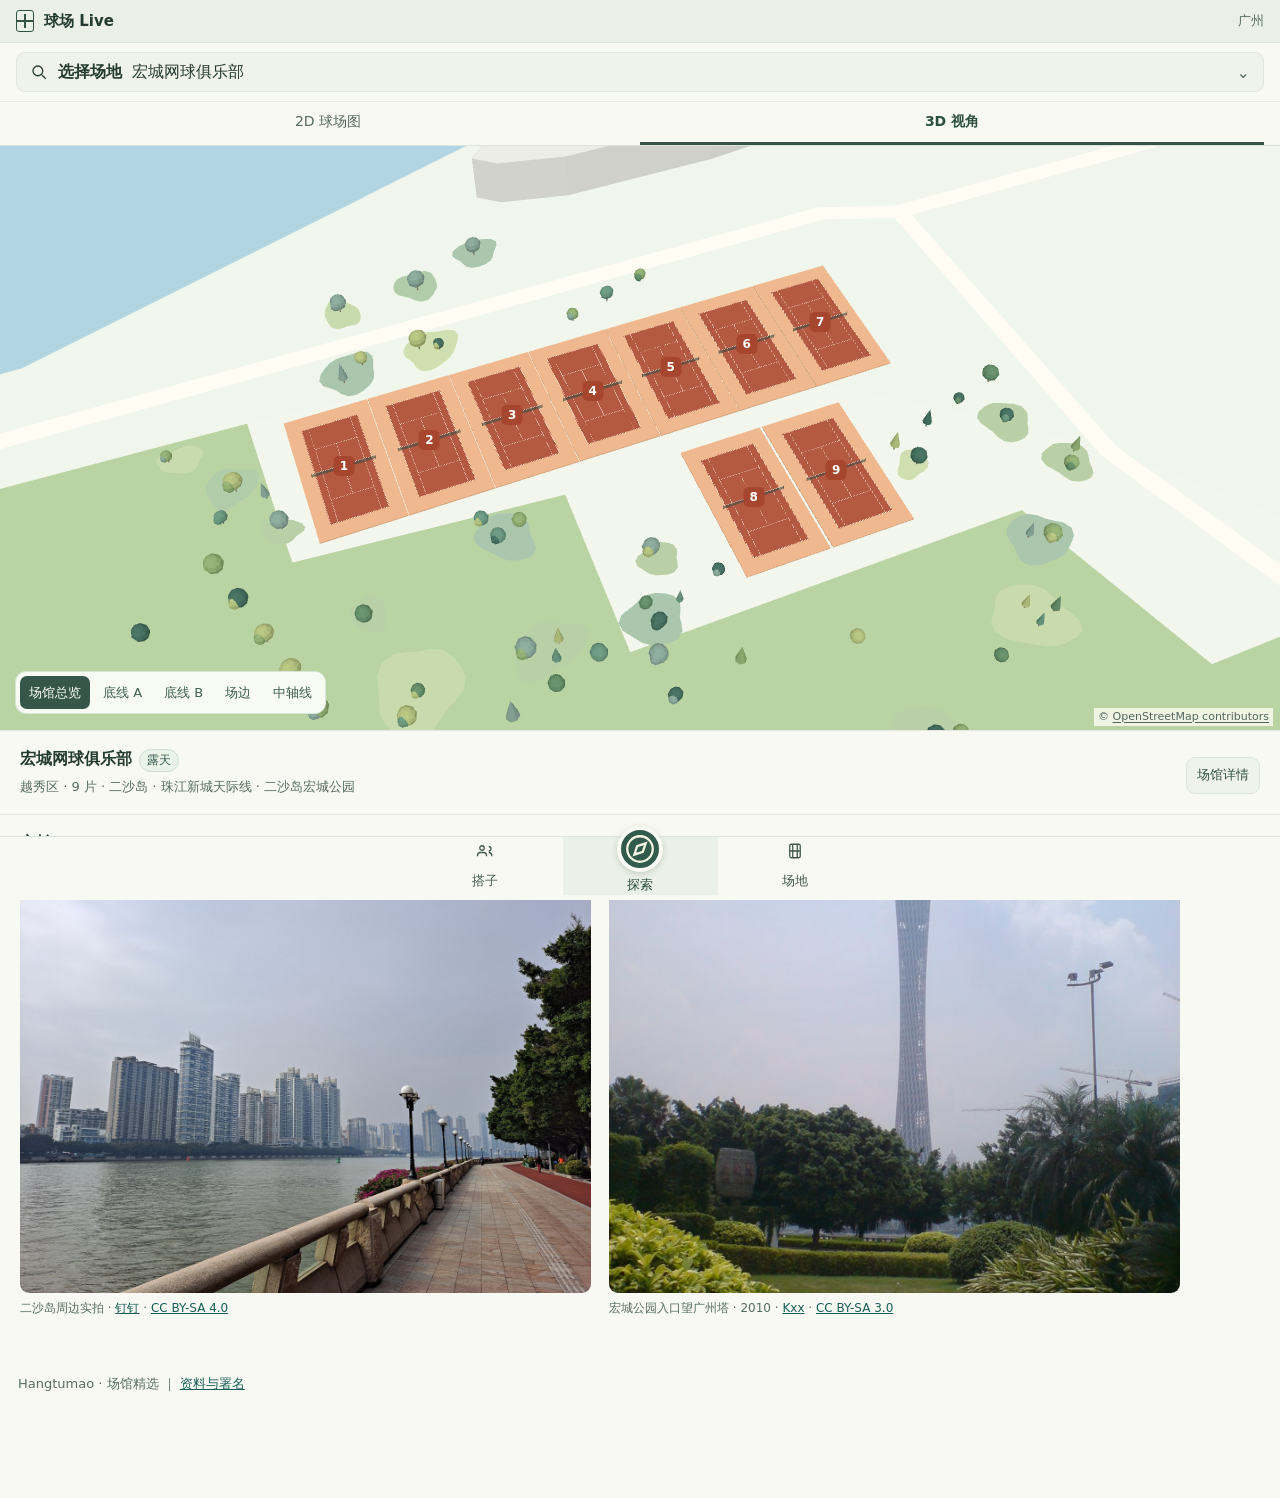
<file: court-view-gz/index.html>
<!doctype html><html lang="zh-CN"><head><meta charset="utf-8"><meta name="viewport" content="width=device-width,initial-scale=1,viewport-fit=cover"><meta name="description" content="在出发前，看看广州的网球场。"><title>球场 Live｜广州</title><meta name="application-name" content="球场 Live"><meta name="apple-mobile-web-app-title" content="球场 Live"><style>
:root{font-family:system-ui,-apple-system,"PingFang SC",sans-serif;color:#173331;background:#f2f5f0;--green:#174e49;--accent:#236d68;--line:#d3e1da;--muted:#526e69}*{box-sizing:border-box}body{margin:0}button,input,select{font:inherit;color:inherit}button,select{cursor:pointer}button:focus-visible,input:focus-visible,select:focus-visible,a:focus-visible,svg [tabindex]:focus-visible{outline:3px solid #d59425;outline-offset:2px}h1,h2,p{margin:0}a{color:#185e57}header{background:#fff;border-bottom:1px solid var(--line)}.top{max-width:1190px;margin:auto;padding:14px 18px;display:flex;justify-content:space-between;align-items:center;gap:10px}.brand{display:flex;align-items:center;gap:10px;font-weight:760}.glyph{width:27px;height:31px;border:2px solid var(--green);border-radius:3px;background:linear-gradient(var(--green),var(--green)) center/100% 2px no-repeat,linear-gradient(var(--green),var(--green)) center/2px 70% no-repeat}.label{font-size:12px;font-weight:700;background:#e4eee6;padding:4px 8px;border-radius:999px;white-space:nowrap}main{max-width:1190px;margin:auto;padding:24px 18px 32px}.intro{margin-bottom:16px;display:flex;align-items:end;justify-content:space-between;gap:10px}h1{font-size:clamp(27px,4.4vw,43px);letter-spacing:-.035em}.muted,.intro p{color:var(--muted);font-size:14px;line-height:1.55}h2{font-size:20px;line-height:1.25}.layout{display:grid;grid-template-columns:minmax(0,1fr) minmax(290px,35%);gap:14px;align-items:start}.card{border:1px solid var(--line);background:#fff;border-radius:17px;overflow:hidden}.maphead,.panelhead{padding:13px 14px;display:flex;align-items:center;justify-content:space-between;gap:8px;flex-wrap:wrap}.bar{display:flex;gap:6px;flex-wrap:wrap}.btn,select{border:1px solid var(--line);border-radius:9px;background:#fff;padding:8px 12px;min-height:40px}.btn:hover,.row:hover{background:#edf5ef}.active,.primary,.active:hover,.primary:hover{background:var(--green);color:#fff;border-color:var(--green)}.stage{position:relative;height:clamp(350px,56vh,640px);background:#e6f2e9;overflow:hidden}.stage svg{width:100%;height:100%;display:block;touch-action:none}.stage svg [data-id],.stage svg [data-slot],.stage svg [data-district],.stage svg [data-district-label]{cursor:pointer}.stage svg [data-district-label]:hover rect{fill:#cce8d7}.stage svg text{pointer-events:none}.stage:has(.empty:not([hidden])) svg{opacity:.21}.maptools{position:absolute;right:9px;bottom:10px;display:flex;gap:5px}.maptools .btn{min-width:40px;padding:5px 8px;box-shadow:0 2px 6px #29493815}.legend{display:flex;gap:14px;flex-wrap:wrap;padding:10px 14px;font-size:12px;color:var(--muted)}.sw{display:inline-block;width:10px;height:10px;margin-right:4px;background:#488b83;border-radius:2px}.sw.group{background:#fff;border:1px dashed #42776d}.sw.select{background:#e9af44}.body{padding:0 14px 14px}.detail{padding:13px;background:#eff6f0;border-radius:12px;margin-bottom:14px;line-height:1.6}.detail h3{font-size:16px;margin:0 0 3px}.detail p{font-size:14px;margin:3px 0}.detail a{font-size:14px}.detail .btn{margin-top:6px}.lookup{width:100%;padding:10px 12px;border:1px solid var(--line);border-radius:9px;margin-bottom:5px;background:#fcfdfb}.rows{max-height:345px;overflow:auto;margin-top:6px}.row{width:100%;border:0;border-top:1px solid #e6eee8;text-align:left;background:#fff;padding:9px 6px;line-height:1.35;display:block}.row small{display:block;color:var(--muted);font-size:12px;margin-top:3px}.row[aria-current=true]{background:#e5f2e8}.empty{position:absolute;left:50%;top:48%;transform:translate(-50%,-50%);width:min(84%,320px);background:#fff;padding:18px;border:1px solid var(--line);border-radius:12px;text-align:center;font-size:14px;line-height:1.55}.sources{padding:15px 2px;color:var(--muted);font-size:13px;line-height:1.55}.sources a{white-space:nowrap}[hidden]{display:none!important}.tick{font-size:11px;letter-spacing:.04em;font-weight:700;color:var(--accent)}.hint{font-size:12px;color:var(--muted)}.outline{vector-effect:non-scaling-stroke}.take{font-size:13px;margin-top:8px}.num{font-variant-numeric:tabular-nums}.districts{display:flex;gap:6px;overflow:auto;padding:0 9px 8px;scrollbar-width:thin}.chip{white-space:nowrap;border:1px solid #d0e1d7;border-radius:999px;background:#fff;padding:7px 11px;font-size:13px;min-height:36px}.chip[aria-pressed=true],.chip:hover{background:#d9ede1;color:#163e36}.layoutlegend{font-weight:700}.filters{display:grid;grid-template-columns:repeat(3,minmax(0,1fr));gap:6px;margin:4px 0 11px}.filters label{display:grid;gap:3px;color:var(--muted);font-size:12px}.filters select{width:100%;font-size:14px;padding-inline:5px}.sources.mini{padding:5px 0 2px;font-size:12px}.result-tag{color:#35645a}.row[aria-current=true] .result-tag{color:#214b43}.maplayers{padding:0 13px 8px;display:flex;gap:7px}.maplayers .btn{padding:3px 10px;min-height:29px;font-size:12px}.stage svg [data-venue]{cursor:pointer}.pinlabel{font-weight:700;pointer-events:none}.pinlegend{color:#174d47}
@media(max-width:730px){main{padding:16px 10px 24px}.top{padding:10px 12px}.intro{margin-bottom:11px}.layout{grid-template-columns:1fr;gap:10px}.stage{height:clamp(320px,49vh,490px)}.maphead,.panelhead{padding:9px}.maphead .btn,select{padding-inline:8px}.legend{padding:8px 9px}.rows{max-height:265px}.detail{scroll-margin-top:10px}}

:root{color:#243b30;background:#f8f9f2;--green:#315446;--line:#dce4d8;--muted:#576d60}
body{padding-bottom:65px}header{background:#eaf0e6}.top{max-width:none;padding:10px 16px}.glyph{width:18px;height:22px;border-width:1.5px}.brand{font-size:15px}.edition{color:var(--muted);font-size:13px}
main{max-width:none;padding:0}.selector{padding:9px 16px;background:#f8f9f2;border-bottom:1px solid #e5e9df}.choose{width:100%;min-height:40px;display:flex;gap:10px;align-items:center;text-align:left;background:#f0f3ea;border:1px solid #dfe6da;border-radius:9px;padding:8px 13px}.choose strong{font-weight:620}.choose-name{overflow:hidden;text-overflow:ellipsis;white-space:nowrap}.chev{margin-left:auto;color:#566d60}
.tabs{display:flex;padding:0 16px;background:#f8f9f2;border-bottom:1px solid var(--line)}.tab{flex:1;border:0;border-bottom:3px solid transparent;background:none;color:#58695d;padding:11px 6px;font-size:14px}.tab.active{background:none;color:#2d5141;font-weight:700;border-color:#315446}
.stage{height:clamp(390px,65vh,760px);background:#eef2e9;border-bottom:1px solid #e1e7dd}.stage:has(.empty:not([hidden])) svg{opacity:0}.stage .empty{border:0;background:none;color:var(--muted);font-size:15px}.maptools{inset:17px 14px auto auto;display:grid;gap:0;border:1px solid #dbe4d8;border-radius:13px;background:#fcfdf9;overflow:hidden}.maptools .btn{border:0;background:transparent;box-shadow:none;border-radius:0;padding:0;min-width:38px;min-height:34px}.maptools .btn:hover{background:#eaf0e7}.maptools .btn+ .btn{border-top:1px solid #edf0e8}
.city-controls{position:absolute;z-index:1;left:12px;top:12px;right:65px;display:flex;gap:6px;flex-wrap:wrap}.city-controls .btn,.city-controls select{min-height:34px;padding:4px 9px;font-size:13px}
.detail{background:#f8f9f2;border-radius:0;padding:15px 20px;margin:0;display:flex;justify-content:space-between;align-items:center;gap:10px 16px;flex-wrap:wrap;border-bottom:1px solid #e4e9de}.detail h3{font-size:16px}.detail p{font-size:13px;color:var(--muted);margin:1px 0}.actions{display:flex;gap:6px;flex-wrap:wrap}.actions a,.actions button{color:#305345;background:#f0f3eb;text-decoration:none;padding:7px 10px;font-size:13px;min-height:36px}.photo{padding:18px 20px 30px}.photo h2{font-size:16px;margin-bottom:10px}.photo-grid{display:grid;grid-template-columns:repeat(auto-fit,minmax(min(100%,360px),1fr));gap:12px;max-width:1060px}.photo figure{margin:0;max-width:720px}.photo-source{display:inline-block;margin-top:12px}.photo img{display:block;width:100%;height:auto;border-radius:12px}.photo figcaption{margin-top:7px;font-size:12px;color:var(--muted)}
.dock{position:fixed;bottom:0;inset-inline:0;z-index:4;background:#f8f9f2;border-top:1px solid var(--line);display:flex;justify-content:center;padding-bottom:env(safe-area-inset-bottom)}.dock button{border:0;background:none;display:grid;gap:3px;place-items:center;min-height:56px;color:#405849;flex:0 1 155px;font-size:13px}.dock button:hover,.dock .on{background:#ebf1e6;color:#294c3e}.dock svg,.choose svg{width:18px;height:18px;flex:none}
dialog{border:1px solid var(--line);border-radius:17px;padding:0;width:min(620px,calc(100% - 28px));max-height:calc(100dvh - 32px);background:#f8f9f2;color:inherit;box-shadow:0 12px 60px #29443833}dialog::backdrop{background:#162e2561}.dialog-head{padding:14px 16px;display:flex;align-items:center;justify-content:space-between;border-bottom:1px solid var(--line)}.dialog-head h2{font-size:18px}.dialog-head button{width:40px;height:42px;border:0;border-radius:9px;font-size:23px;background:#ebf0e6}.dialog-body{padding:10px 16px 16px}.rows{max-height:min(48vh,440px);margin-top:8px}.row{padding:11px 7px;background:transparent}.row small{font-size:13px}.result-title{display:flex;align-items:start;justify-content:space-between;gap:8px}.has-plan{white-space:nowrap;background:#e8f0e4;color:#375d49;border-radius:6px;padding:2px 6px;font-size:12px}.near-plan{white-space:nowrap;color:#526b5d;padding:2px 6px;font-size:12px}.result-heading{font-size:13px;color:#567460;font-weight:680;margin:4px 0 7px;padding:5px 7px}.result-heading:not(:first-child){margin-top:14px}.tab:disabled{opacity:.54;cursor:default}.lookup{background:white}.stage svg [data-slot]:focus-visible{outline:0}.stage svg [data-slot]:focus-visible rect:first-child{stroke:#173c2d;stroke-width:3}
@media(max-width:730px){main{padding:0}.top,.selector,.tabs{padding-inline:12px}.stage{height:clamp(345px,59dvh,530px)}.detail,.photo{padding-inline:13px}.dock button{flex:1}.detail p{line-height:1.4}.maptools{right:8px;top:11px}.city-controls{top:9px;left:8px}.dialog-head{padding-inline:12px}}
.scene3d{position:absolute;inset:0;background:#e7efe7;overflow:hidden}.scene3d canvas{width:100%;height:100%;display:block;touch-action:none;cursor:grab}.scene3d canvas:active{cursor:grabbing}.camera-controls{position:absolute;z-index:2;bottom:16px;left:15px;display:flex;gap:4px;background:#f8fbf3;border:1px solid #d9e5d7;padding:4px;border-radius:11px}.camera-controls button{border:0;background:transparent;padding:6px 9px;border-radius:7px;font-size:13px;color:#3e604c;min-height:33px}.camera-controls button[aria-pressed=true]{background:#355649;color:white}.court-marker{position:absolute;transform:translate(-50%,-50%);z-index:1;pointer-events:none;display:grid;place-items:center;min-width:21px;height:20px;padding:0 3px;background:#f7fcf0e8;color:#2a5242;font-weight:700;border-radius:5px;font-size:12px}.court-marker.current{background:#2a5747;color:#fff}#city{padding:5px 10px;min-height:34px;font-size:13px;margin-bottom:5px}@media(max-width:560px){.camera-controls{left:8px;bottom:16px}.camera-controls button{padding-inline:6px;font-size:12px}}

.photo-grid{width:100%;grid-template-columns:repeat(2,minmax(0,1fr));max-width:1160px;gap:clamp(8px,1.5vw,18px)}
.photo figure{min-width:0;max-width:none}.photo-grid img{width:100%;height:auto;aspect-ratio:4/3;object-fit:cover;border-radius:9px;background:#e6ece4}
.photo-head{max-width:1160px;display:flex;align-items:center;justify-content:space-between;gap:12px;margin-bottom:12px}.photo-head h2{margin:0}.photo-album{font-size:14px;color:#35594c;text-underline-offset:3px}
.photo-enlarge{display:block}.photo-grid figcaption{line-height:1.45}.scene3d{background:#d7e9ea}



@media(max-width:560px){.photo-grid figcaption{font-size:12px}}
.search-row{display:flex;align-items:stretch;gap:8px;margin-bottom:10px}.search-row .lookup{flex:1;min-width:0;margin:0}.search-row #city{margin:0;flex:none;white-space:nowrap;border:1px solid #cfddd2;border-radius:8px;padding-inline:10px;color:#315747}.filters select:disabled{color:#758078;background:#e9eee7;border-color:#dce4dc;cursor:not-allowed;opacity:1;-webkit-text-fill-color:#758078}
.actions .book-primary{background:#315b4b;color:#fff;border-color:#315b4b}.actions .book-primary:hover{background:#254a3c}.venue-group:not(:first-child){margin-top:12px}.venue-more summary{cursor:pointer;padding:10px 8px;color:#315b4b;font-size:14px}.venue-more[open] summary{border-bottom:1px solid #e0e8df}.axis-marker{position:absolute;z-index:2;transform:translate(-50%,-105%);border:1px solid #d7e6db;background:#f7faf3ef;color:#315446;border-radius:6px;font-weight:650;font-size:12px;padding:3px 6px;pointer-events:none;white-space:nowrap}.camera-controls button[hidden],.axis-marker[hidden]{display:none}.map-credit{position:absolute;z-index:3;margin:0;bottom:4px;right:7px;padding:2px 4px;text-align:right;color:#52675d;font-size:11px;line-height:1.3;background:#f8faf1d9}.map-credit a{color:inherit;text-underline-offset:2px}
.court-types{display:flex;gap:6px;flex-wrap:wrap;margin:8px 0 10px}.court-types button,.court-type{border:1px solid #cddcd4;background:#fff;color:#335a50;border-radius:999px;padding:4px 9px;white-space:nowrap;font-size:13px;line-height:1.25}.court-types button{min-height:35px;cursor:pointer}.court-types button[aria-pressed=true]{background:#315b4b;color:#fff;border-color:#315b4b}.court-type{display:inline-flex;align-items:center;gap:4px;font-size:12px;padding:3px 7px}.court-type[data-type=indoor]{color:#334d7c;background:#e6edf9;border-color:#ced8ea}.court-type[data-type=sheltered],.court-type[data-type=bridge]{color:#725215;background:#fff3d8;border-color:#efdab6}.court-type[data-type=roof]{color:#724666;background:#f6eaf3;border-color:#ecd8e6}.court-type[data-type=outdoor]{background:#eaf3e7}.detail h3{display:inline-block;margin-right:7px}.detail .court-type{margin:0 3px 4px 0}.result-title{flex-wrap:wrap;gap:4px}.result-title strong{margin-right:auto}.photo-grid img{object-position:center}.photo-credit{font-size:12px;color:#536a61}.scene3d[data-presentation=landscape-diagram]{background:#f4f6f3}.scene3d[data-presentation=landscape-diagram] .court-marker{background:#a7462e;color:white;border-color:#fff}.court-marker[data-type=indoor]{background:#425e8a;color:#fff}.camera-controls button[hidden]{display:none}

.search-row #city,.search-row #city:hover{background:#fff;color:#315747;border-color:#cfddd2}
.city-controls .btn.active{background:#e8edec;color:#23473f;border-color:#bdcfca}
.density-legend{position:absolute;z-index:2;bottom:20px;left:12px;pointer-events:none;background:#fffdf7e8;border:1px solid #e4ded3;border-radius:8px;padding:6px 9px;font-size:12px;color:#594338}.density-legend i{display:inline-block;width:48px;height:7px;margin:0 5px;border-radius:4px;background:linear-gradient(90deg,#f3cfa3,#eb894b,#aa492f,#6b3036)}.density-legend[hidden]{display:none}
.dock #exploreTab svg{width:34px;height:34px;margin-top:-13px;background:#315b4b;color:#f7f6e6;border:4px solid #f8faf3;border-radius:50%;box-sizing:content-box;padding:2px;box-shadow:0 2px 6px #27423130}.dock #exploreTab{overflow:visible}.dock{overflow:visible}
/* Keep all three destinations reachable above mobile safe areas. */
body{padding-bottom:calc(76px + env(safe-area-inset-bottom,0px))}
.dock{bottom:0;z-index:25;display:flex;visibility:visible;padding-bottom:max(5px,env(safe-area-inset-bottom,0px))}
.dock button{min-height:58px;white-space:nowrap;touch-action:manipulation}
</style></head><body>
<header><div class="top"><div class="brand"><span class="glyph" aria-hidden="true"></span>球场 Live</div><span class="edition">广州</span></div></header>
<main>
<div class="selector"><button class="choose" id="find" aria-haspopup="dialog"><svg aria-hidden="true" viewBox="0 0 24 24" fill="none" stroke="currentColor" stroke-width="1.7"><circle cx="10.5" cy="10.5" r="6.5"/><path d="m16 16 5 5"/></svg><strong>选择场地</strong><span class="choose-name" id="venueName"></span><span class="chev" aria-hidden="true">⌄</span></button></div>
<nav class="tabs" aria-label="地图视图"><button class="tab active" id="plan" aria-pressed="true">2D 球场图</button><button class="tab" id="three" aria-pressed="false">3D 视角</button></nav>
<section class="stage" id="stage" aria-label="球场图">
<div class="city-controls" id="cityControls" style="display:none" hidden><select id="district" aria-label="行政区"><option value="">全广州</option></select><button class="btn" id="venuesLayer" aria-pressed="true">场馆</button><button class="btn" id="shapesLayer" aria-pressed="false">球场轮廓</button><button class="btn" id="densityLayer" aria-pressed="false">场馆密度</button></div>
<div class="density-legend" id="densityLegend" hidden>已收录场馆 · 少<i></i>多</div><svg id="map" role="group" aria-label="广州网球场地"></svg><p class="empty" id="empty" hidden></p><div class="maptools"><button class="btn" id="minus" aria-label="缩小">−</button><button class="btn" id="plus" aria-label="放大">＋</button><button class="btn" id="reset" aria-label="适合屏幕">⛶</button></div>
<div id="scene3d" class="scene3d" hidden><div class="camera-controls" aria-label="视角"><button data-camera="overview" aria-pressed="true">场馆总览</button><button data-camera="baselineA" aria-pressed="false">底线 A</button><button data-camera="baselineB" aria-pressed="false">底线 B</button><button data-camera="side" aria-pressed="false">场边</button><button data-camera="axis" aria-pressed="false" hidden>中轴线</button></div><p class="empty" id="threeStatus" hidden></p></div><p class="map-credit">© <a href="https://www.openstreetmap.org/copyright" target="_blank" rel="noopener">OpenStreetMap contributors</a></p>
</section>
<section id="detail" class="detail" aria-live="polite"></section>
<section id="photo" class="photo" hidden></section>
<footer class="sources" style="margin:12px 16px">Hangtumao · 场馆精选 ｜ <a href="./SOURCES.html">资料与署名</a></footer></main>
<nav class="dock" aria-label="快捷导航"><button id="buddyOpen"><svg viewBox="0 0 24 24" aria-hidden="true" fill="none" stroke="currentColor" stroke-width="1.7"><circle cx="8" cy="8" r="3"/><path d="M2 19v-1a4 4 0 0 1 4-4h4a4 4 0 0 1 4 4v1m3-13a3 3 0 0 1 0 6m0 2a4 4 0 0 1 4 4v1"/></svg>搭子</button><button id="photoTab" hidden style="display:none!important"><svg aria-hidden="true" viewBox="0 0 24 24" fill="none" stroke="currentColor" stroke-width="1.6"><rect x="3" y="6" width="18" height="14" rx="2"/><path d="M9 6l2-3h3l2 3"/><circle cx="12" cy="13" r="3"/></svg>实拍</button><button id="exploreTab" class="on"><svg aria-hidden="true" viewBox="0 0 24 24" fill="none" stroke="currentColor" stroke-width="1.6"><circle cx="12" cy="12" r="9"/><path d="m16 8-2 6-6 2 2-6z"/></svg>探索</button><button id="courtPick"><svg viewBox="0 0 24 24" aria-hidden="true" fill="none" stroke="currentColor" stroke-width="1.7"><rect x="5" y="3" width="14" height="18" rx="2"/><path d="M5 12h14M9 3v18M15 3v18"/></svg>场地</button></nav>
<dialog id="explore" aria-labelledby="pickerTitle"><div class="dialog-head"><h2 id="pickerTitle">选择场地</h2><button type="button" id="closePicker" aria-label="关闭">×</button></div><div class="dialog-body">
<div class="search-row"><input id="search" class="lookup" aria-label="搜索场馆或地址" type="search" placeholder="搜索场馆或地址" autocomplete="off"><button class="btn" id="coverageOpen" type="button">全市分布</button></div><div class="filters"><label>地区<select id="exploreRegion" disabled><option>广东省</option></select></label><label>城市<select id="exploreCity" disabled><option>广州市</option></select></label><label>行政区<select id="exploreDistrict"><option value="">全部</option></select></label></div><div class="court-types" id="courtTypes" aria-label="场地类型"></div><div id="results" class="rows"></div></div></dialog>
<script src="./city2d-data.js?v=2" defer></script><script src="./court-fit.js?v=21" defer></script><script src="./venue-context-roster.js?v=21" defer></script><script src="./venue-premium-plans.js?v=21" defer></script><script src="./venue-guide.js?v=21" defer></script><script src="./city2d.js?v=22" defer></script><script src="./buddy.js?v=2" defer></script></body></html>
</file>
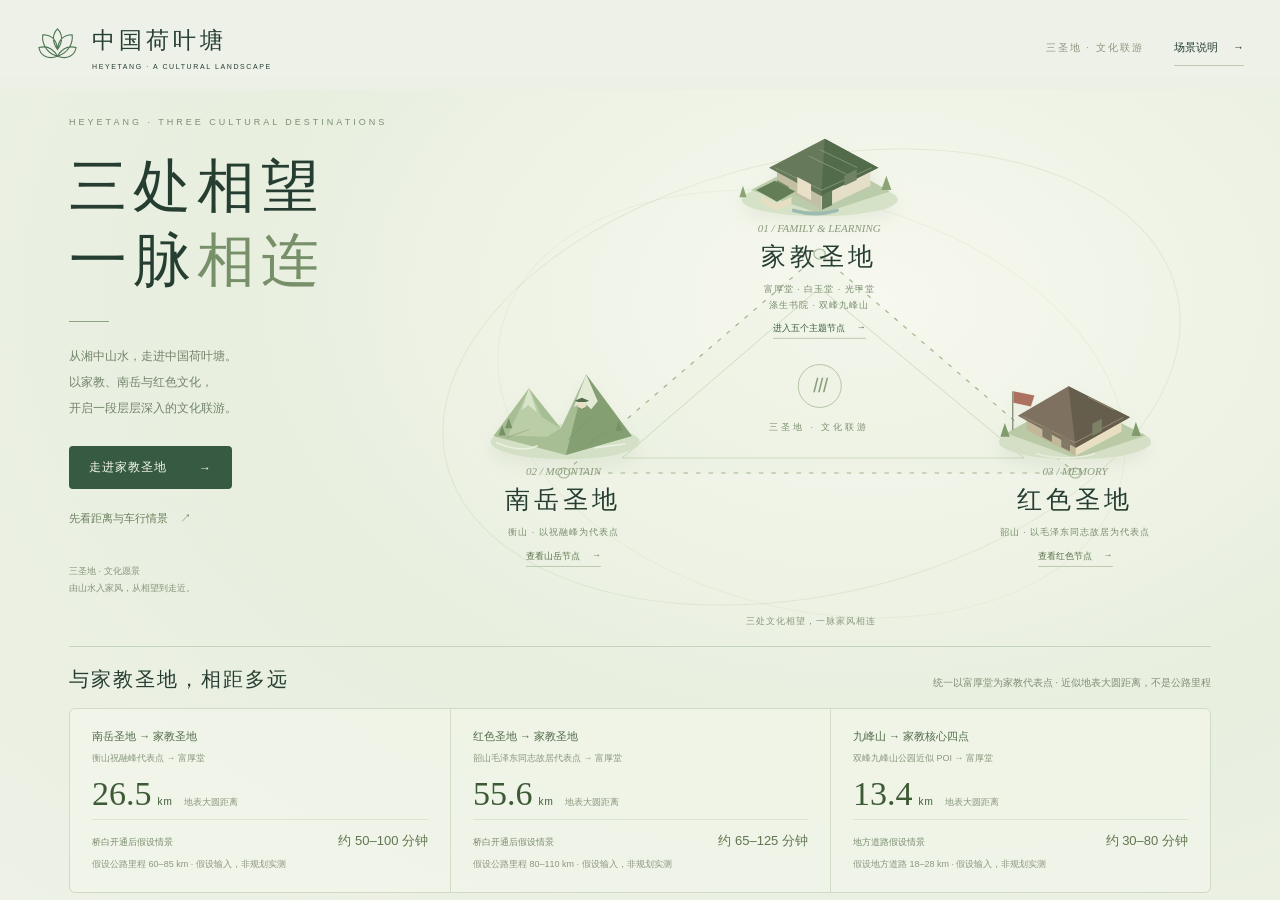
<file: heyetang/index.html>
<!doctype html><html lang="zh-CN"><head><meta charset="utf-8"><meta name="viewport" content="width=device-width,initial-scale=1,viewport-fit=cover"><meta name="theme-color" content="#e9eee3"><title>中国荷叶塘 · 三圣地文化联游</title><meta name="description" content="从家教圣地、南岳圣地与红色圣地的文化联游构想，走进中国荷叶塘四处独立三维模型与九峰山。抽象关系图，非地图或官方授牌。"><link rel="stylesheet" href="style.css"><link rel="stylesheet" href="regional-public.css"><script type="importmap">{"imports":{"three":"./vendor/build/three.module.js","three/addons/":"./vendor/addons/"}}</script></head><body class="regional-open">
<header><a href="./" class="brand"><svg viewBox="0 0 44 44" aria-hidden="true"><path d="M22 31C8 27 6 14 7 9c9 0 14 5 15 15C23 14 28 9 37 9c1 8-3 18-15 22Zm0 0C11 35 4 29 3 22c8-2 14 0 19 9Zm0 0c11 4 18-2 19-9-8-2-14 0-19 9Zm0-7C16 16 17 8 22 3c5 5 6 13 0 21Z"/></svg><span>中国荷叶塘<small>HEYETANG · A CULTURAL LANDSCAPE</small></span></a><div class="header-actions"><div class="regional-return"><button id="regional-home">← 三圣地</button><span>/</span><button id="regional-family">家教圣地</button></div><span class="edition">三圣地 · 文化联游</span><button id="about-btn">场景说明 <span>→</span></button></div></header>
<main id="cultural-experience" inert aria-hidden="true">
<div id="viewport" tabindex="0" aria-label="四节点三维场景，拖动旋转，双指缩放"><div id="canvas"></div><div id="markers"></div><div id="geo-features"></div><div id="static-map" hidden></div><div id="planning-map" hidden></div><div id="geo-attribution"></div><div id="geo-key"><span>四节点近似落位</span><span>平面影像 · 非测绘 / 非导航</span></div><div class="canvas-note"><i></i><span id="canvas-note">正在展开山水</span></div></div>
<aside class="story"><section id="intro"><p class="eyebrow">山水之间 · 文脉相连</p><h1>一方荷塘<br>四境<span>云游</span></h1><div class="hairline"></div><p class="tagline">最有文化的美丽乡村</p><p class="lead">循四处文化节点，走近故居、<br>书院与湘中乡村。</p><button id="start-tour" class="primary">开启四站导览 <span>→</span></button><div class="vision"><i>V</i><p>面向 5A 的规划愿景<small>规划愿景 · 非景区等级认证</small></p></div></section><section id="detail" hidden><button id="collapse-panel">收起介绍 ↓</button><button id="back-btn" class="back">← 回到四点总览</button><p id="detail-kicker" class="eyebrow"></p><h2 id="detail-title"></h2><p id="detail-sub" class="detail-sub"></p><a id="fuhoutang-vr" class="vr-entry" title="第三方实景全景，部分浏览器可能存在兼容性限制" href="https://www.ynmhw.com/qj/2020/1022/" target="_blank" rel="noopener noreferrer" aria-label="进入富厚堂实景VR全景，第三方网站，新窗口打开" hidden><span class="vr-icon" aria-hidden="true"><svg viewBox="0 0 48 38"><path d="M8 9h32a4 4 0 0 1 4 4v15a4 4 0 0 1-4 4H30l-6-6-6 6H8a4 4 0 0 1-4-4V13a4 4 0 0 1 4-4Z"/><circle cx="14" cy="20" r="5"/><circle cx="34" cy="20" r="5"/><path d="M14 9V5h20v4"/></svg></span><span class="vr-copy"><small>REAL PANORAMA · VR</small><strong>进入实景 VR 全景</strong><em>第三方：云南门户网 · 新窗口打开</em></span></a><div class="hairline"></div><p id="detail-body"></p><div class="evidence-tag" id="evidence-tag"></div><div class="detail-actions"><button id="enter-btn" class="primary">走近建筑 <span>→</span></button><button id="speak-btn" class="small-button">语音讲解</button></div><div id="local-views" hidden><button data-angle="front">正面</button><button data-angle="side">侧面</button><button data-angle="top">俯视</button></div><div class="tour-control"><div><span id="tour-count">01 / 04</span><span>文化联游 · 观看顺序</span></div><nav><button id="prev-btn">← 上一站</button><button id="next-btn">下一站 →</button></nav></div><button class="source-link" id="detail-source">查看资料与模型说明 →</button></section></aside>
<div class="mode-switch" role="group" aria-label="场景模式"><button id="overview-btn" hidden>地理底图</button><button id="planning-btn">交通规划</button><button id="abstract-btn" class="selected">文化组团</button><button id="local-btn" disabled>单点细看</button></div>
<div class="tools" aria-label="画面控制"><button id="home-btn" title="重置视角" aria-label="重置视角"><svg viewBox="0 0 24 24"><path d="M20 8a8 8 0 1 0 0 8M20 3v5h-5"/></svg></button><button id="top-btn" title="俯视" aria-label="俯视"><svg viewBox="0 0 24 24"><path d="m12 3 10 6-10 6L2 9Zm-10 11 10 6 10-6"/></svg></button><span></span><button id="zoom-in" aria-label="放大"><svg viewBox="0 0 24 24"><path d="M5 12h14M12 5v14"/></svg></button><button id="zoom-out" aria-label="缩小"><svg viewBox="0 0 24 24"><path d="M5 12h14"/></svg></button><span></span><button id="fullscreen-btn" aria-label="全屏"><svg viewBox="0 0 24 24"><path d="M8 3H3v5m13-5h5v5M3 16v5h5m13-5v5h-5"/></svg></button></div>
<div class="toggles"><button id="route-btn" aria-pressed="false">⌁ 关系线</button><button id="labels-btn" aria-pressed="true" class="selected">◎ 地标</button><button id="landscape-btn" aria-pressed="true" class="selected">山水地景</button></div>
<div class="legend" id="legend" hidden><span><i class="solid"></i>文化交通联系</span><span><i class="dashed"></i>联游延伸</span><small>规划参考 · 非导航</small></div>
<nav id="destinations" aria-label="四处目的地"></nav>
<footer><span>文化联游 · 规划参考</span><button id="map-btn">交通规划与资料 →</button><span class="footer-right">一山一水，一村一书</span></footer>
</main>
<section id="regional-layer" aria-label="三圣地文化联游"><div class="region-wrap"><p class="region-eyebrow">HEYETANG · THREE CULTURAL DESTINATIONS</p><h1>三圣地 · 文化联游</h1><p>正在展开文化联游图解</p></div></section>
<div id="loader" role="status"><svg viewBox="0 0 44 44"><path d="M22 31C8 27 6 14 7 9c9 0 14 5 15 15C23 14 28 9 37 9c1 8-3 18-15 22Zm0-7C16 16 17 8 22 3c5 5 6 13 0 21Z"/></svg><h3>山水有相逢</h3><p id="load-text">四处风景，正在展开</p><div><i id="load-bar"></i></div></div><div id="toast" role="status" aria-live="polite"></div>
<dialog id="about-dialog"><button class="close-dialog" aria-label="关闭">×</button><p class="eyebrow">ABOUT THIS LANDSCAPE</p><h2>在山水间，读懂文脉</h2><p>中国荷叶塘，将故居、家风、书院与湘中山水相连。</p><h3>从三圣地，层层走近</h3><p>从家教、南岳与红色三条文化脉络出发。进入家教圣地，可选择富厚堂、白玉堂、光甲堂、涤生书院或双峰九峰山，再走近四处独立建筑模型。</p><h3>游览四处文化节点</h3><p>在文化组团中拖动旋转、双指缩放；选择地标阅读介绍，再进入单点细看。交通规划集中呈现各节点、道路和荷叶片区的联系。</p><h3>使用范围</h3><p class="notice">三圣地为文化愿景命名，非官方授牌；面向 5A 是规划目标，不表示已获景区等级认证。本页非地理地图，不可用于现场导航、测距、建设或土地边界判断。</p><p>桥白高速、井字服务区、荷叶互通和新桥互通按规划呈现，不表示已建成或开放。S331、S546及其接线的位置仅供规划参考，绿色荷叶片区不是核定行政边界、景区边界或用地红线。</p><p>各模型保留内部结构，但未经完整实测测绘。跨节点连接止于建筑展示范围外；车程采用透明假设估算，非实际路网预测，也不构成运营承诺。</p><div id="geo-sources" hidden></div><div id="geo-locations" hidden></div><h3>资料来源</h3><div id="all-sources"></div><p class="dialog-foot">Three.js 实时交互 · 资源本地托管<br>语音功能使用设备的中文语音，不请求麦克风。</p></dialog>
<dialog id="node-dialog"><button class="close-dialog" aria-label="关闭">×</button><p class="eyebrow">REFERENCE & RECONSTRUCTION</p><h2 id="node-modal-title"></h2><p id="node-model-note"></p><div id="node-evidence"></div></dialog>
<dialog id="map-dialog" class="map-dialog"><button class="close-dialog" aria-label="关闭">×</button><p class="eyebrow">TRANSPORT & CONNECTIONS</p><h2>交通规划与文化联系</h2><p>规划视图连接道路、互通与文化节点，并以荷叶形片区表达文化组团。桥白高速、服务区和互通按规划呈现，不表示已建成或开放。</p><p>线位、距离与片区范围未经地理配准，不提供工程线位、真实比例尺或核定边界；连接不等于可通行的导航路线。</p><p>富厚堂、白玉堂、光甲堂与涤生书院始终保留独立模型，可随时进入单点细看。</p></dialog>
<script type="module" src="app.js"></script><script type="module" src="regional-public.js"></script></body></html>
</file>
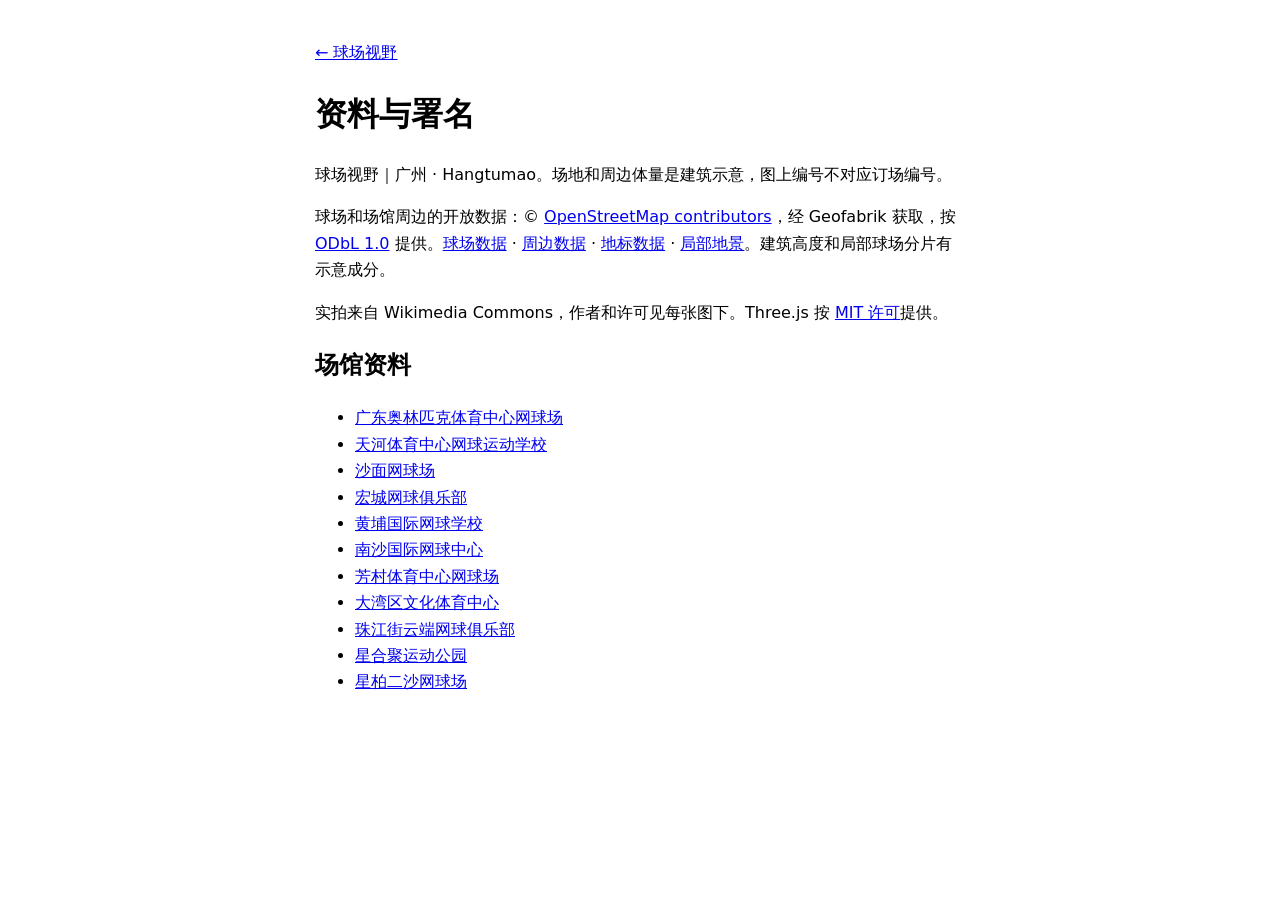
<file: court-view-gz/SOURCES.html>
<!doctype html><html lang="zh-CN"><meta charset="utf-8"><meta name="viewport" content="width=device-width,initial-scale=1"><title>球场视野 · 资料与署名</title><body style="max-width:650px;margin:40px auto;padding:0 18px;line-height:1.65;font-family:system-ui"><a href="./">← 球场视野</a><h1>资料与署名</h1><p>球场视野｜广州 · Hangtumao。场地和周边体量是建筑示意，图上编号不对应订场编号。</p><p>球场和场馆周边的开放数据：© <a href="https://www.openstreetmap.org/copyright">OpenStreetMap contributors</a>，经 Geofabrik 获取，按 <a href="https://opendatacommons.org/licenses/odbl/1-0/">ODbL 1.0</a> 提供。<a href="./city2d-data.js">球场数据</a> · <a href="./3d/venue-context-data.js">周边数据</a> · <a href="./3d/hongcheng-landmarks-data.js">地标数据</a> · <a href="./3d/hongcheng-axis-inlays.js">局部地景</a>。建筑高度和局部球场分片有示意成分。</p><p>实拍来自 Wikimedia Commons，作者和许可见每张图下。Three.js 按 <a href="./3d/LICENSE.txt">MIT 许可</a>提供。</p><h2>场馆资料</h2><ul><li><a href="https://gdatzx.com/Training/ArticleList.aspx?CID=27">广东奥林匹克体育中心网球场</a></li><li><a href="https://www.nfty.com.cn/sjpd2020/cailiao/qtt/46288.html">天河体育中心网球运动学校</a></li><li><a href="https://ghzyj.gz.gov.cn/gkmlpt/content/10/10452/post_10452530.html">沙面网球场</a></li><li><a href="https://www.nfnews.com/content/xovK4PrnyJ.html">宏城网球俱乐部</a></li><li><a href="https://www.sport.org.cn/zt/CTA/saiqu/2022/1027/420913.html">黄埔国际网球学校</a></li><li><a href="https://www.gzns.gov.cn/zwgk/zwdt/content/post_10946252.html">南沙国际网球中心</a></li><li><a href="https://www.lw.gov.cn/ztzl/rdjyhzxtabl/content/post_10989108.html">芳村体育中心网球场</a></li><li><a href="https://huacheng.gz-cmc.com/pages/2026/10/16/e1443e6a4180455a90b139fd056176c0.html">大湾区文化体育中心</a></li><li><a href="https://huacheng.gz-cmc.com/pages/2026/10/16/e1443e6a4180455a90b139fd056176c0.html">珠江街云端网球俱乐部</a></li><li><a href="https://huacheng.gz-cmc.com/pages/2026/10/16/e1443e6a4180455a90b139fd056176c0.html">星合聚运动公园</a></li><li><a href="https://static.nfnews.com/content/202512/08/c11977183.html">星柏二沙网球场</a></li></ul></body></html>
</file>
<file: heyetang/style.css>
:root{--paper:#ecf0e5;--ink:#263e31;--green:#365b42;--muted:#7f8d77;--line:#bdcbb5;--gold:#b1995e}*{box-sizing:border-box}html,body{margin:0;height:100%;width:100%;overflow:hidden}body{font:14px -apple-system,BlinkMacSystemFont,"PingFang SC","Microsoft YaHei",sans-serif;background:var(--paper);color:var(--ink)}button{font:inherit;color:inherit;background:none;border:0;cursor:pointer}a{color:inherit}button,a{-webkit-tap-highlight-color:transparent}button:disabled{opacity:.35;cursor:default}button:focus-visible,a:focus-visible{outline:2px solid #ad9e63;outline-offset:4px}[hidden]{display:none!important}header{position:absolute;inset:0 0 auto;display:flex;justify-content:space-between;align-items:center;padding:25px 36px;z-index:20}.brand{display:flex;gap:13px;align-items:center;text-decoration:none}.brand>svg{width:43px;height:43px;fill:none;stroke:#4f7655;stroke-width:1.15}.brand>span{font-family:"STSong","Songti SC","Noto Serif CJK SC",serif;font-size:23px;letter-spacing:4px}.brand small{display:block;font:7px Arial,sans-serif;letter-spacing:1.6px;margin-top:7px}.header-actions{display:flex;align-items:center;gap:30px}.edition{font-size:10px;letter-spacing:2px;color:#8a967e}.header-actions button{font-size:11px;padding:10px 0;border-bottom:1px solid var(--line)}.header-actions button span{margin-left:12px}main{height:100%;position:relative;background:radial-gradient(ellipse at 65% 43%,#f3f6ea 0,#e4ecdd 65%,#edf0e5 100%)}#viewport{position:absolute;left:24%;right:0;top:92px;bottom:146px;outline:0;overflow:hidden}#canvas,#markers,#static-map{position:absolute;inset:0}canvas{display:block;touch-action:none}#markers{pointer-events:none}.marker{position:absolute;transform:translate(-50%,-100%);pointer-events:auto;background:#f8f9f0ed;padding:9px 12px 9px 8px;border-radius:5px;display:flex;align-items:center;gap:9px;box-shadow:0 4px 25px #25462a15;border:1px solid #ffffffc9;white-space:nowrap}.marker i{height:24px;width:24px;display:grid;place-items:center;border:1px solid #a6b89b;border-radius:50%;font:italic 12px Georgia,serif}.marker b{font-weight:400;font-size:12px;letter-spacing:1px}.marker small{display:block;font-size:8px;margin-top:5px;color:#88967b}.marker.selected{background:#375c43;color:#f7f7e9}.marker.selected small{color:#c4d1b7}.marker::after{content:"";position:absolute;left:50%;bottom:-5px;border-left:5px solid transparent;border-right:5px solid transparent;border-top:5px solid #f8f9f0ed}.marker.selected::after{border-top-color:#375c43}.canvas-note{position:absolute;top:8px;left:50%;transform:translateX(-50%);font-size:9px;letter-spacing:1px;color:#87977b;display:flex;align-items:center;gap:7px;white-space:nowrap;pointer-events:none}.canvas-note i{width:5px;height:5px;background:#7b9d70;border-radius:50%}.story{position:absolute;left:4.5%;top:21%;width:265px;z-index:10;pointer-events:none}.story section>*{pointer-events:auto}.eyebrow{font-size:9px;letter-spacing:3px;color:#87937c;margin:0 0 25px}h1,h2,h3{font-family:"STSong","Songti SC","Noto Serif CJK SC",serif;font-weight:400}h1{font-size:54px;letter-spacing:4px;line-height:1.35;margin:0}h1 span{color:#698359}.hairline{height:1px;width:33px;background:#92a181;margin:25px 0}.tagline{font-family:serif;font-size:16px;letter-spacing:2px;margin:0 0 18px}.lead{font-size:12px;line-height:2.1;color:#829074;margin-bottom:28px}.primary{display:flex;align-items:center;justify-content:space-between;background:var(--green);color:#f5f6e8;border-radius:3px;padding:15px 20px;width:216px;font-size:12px;letter-spacing:2px}.primary:hover{background:#2b4935}.primary span{font-size:19px;line-height:1}.vision{display:flex;gap:12px;margin-top:28px;align-items:center}.vision>i{font:italic 27px Georgia,serif;color:#a0af8e;border-right:1px solid var(--line);padding-right:13px}.vision p{font-size:10px;letter-spacing:1px;line-height:1.7;margin:0;color:#879578}.vision small{font-size:8px;display:block;letter-spacing:0}.mode-switch{position:absolute;top:104px;right:5.5%;z-index:11;background:#f6f8efc9;padding:4px;border:1px solid #fff9;border-radius:5px;display:flex;gap:4px}.mode-switch button{font-size:10px;padding:9px 14px;border-radius:3px}.mode-switch .selected{background:#dce6d2}.tools{position:absolute;right:28px;top:37%;display:flex;flex-direction:column;padding:7px;border-radius:24px;background:#f8f9f0c9;border:1px solid #fff9;z-index:11;backdrop-filter:blur(12px)}.tools button{height:33px;width:30px;display:grid;place-items:center;border-radius:50%}.tools button:hover{background:#dfe8d6}.tools svg{width:16px;height:16px;fill:none;stroke:currentColor;stroke-width:1.2;stroke-linecap:round;stroke-linejoin:round}.tools>span{height:1px;background:#d4dfca;margin:6px auto;width:16px}.toggles{position:absolute;right:5.5%;bottom:170px;display:flex;gap:5px;z-index:15;background:#f8f9efb0;border:1px solid #fff8;border-radius:5px;padding:4px}.toggles button{font-size:9px;padding:7px 10px;border-radius:3px}.toggles .selected{background:#dde7d2}.legend{position:absolute;left:36%;bottom:173px;z-index:9;font-size:8px;color:#849375;display:flex;gap:14px;align-items:center}.legend span{display:flex;align-items:center;gap:6px}.legend i{display:inline-block;width:19px;border-top:2px solid #7da25b}.legend .dashed{border-top:2px dashed #a7b482}.legend small{font-size:7px;border-left:1px solid var(--line);padding-left:12px}#destinations{position:absolute;bottom:45px;left:4%;right:4%;display:grid;grid-template-columns:repeat(4,1fr);gap:0;border-top:1px solid var(--line);border-bottom:1px solid var(--line);height:103px;z-index:12;background:#edf2e5d0;backdrop-filter:blur(12px)}.destination{text-align:left;display:flex;align-items:center;gap:17px;padding:20px 22px;position:relative}.destination:not(:last-child):after{content:"";position:absolute;right:0;top:25px;height:50px;width:1px;background:#cfdbc4}.destination:hover,.destination.selected{background:#dce7d266}.destination .number{font:italic 29px Georgia,serif;color:#a1b18e}.destination.selected .number{color:#577751}.destination strong{display:block;font-family:serif;font-weight:400;font-size:19px;letter-spacing:2px}.destination small{font-size:9px;color:#8b997b;display:block;margin-top:8px;letter-spacing:1px}.destination .arrow{margin-left:auto;color:#97a787;font-size:19px}footer{position:absolute;left:4.5%;right:4.5%;bottom:17px;display:flex;gap:19px;align-items:center;font-size:8px;letter-spacing:1px;color:#8c9a7d}footer button{font-size:8px;letter-spacing:.5px;border-bottom:1px solid #c1cfb5;padding:0}.footer-right{margin-left:auto;letter-spacing:3px}.back{font-size:10px;margin:0 0 22px;padding:0;color:#849578}#detail .eyebrow{margin-bottom:15px;font-size:8px;letter-spacing:2px}h2{font-size:37px;letter-spacing:4px;line-height:1.25;margin:0 0 12px}.detail-sub{font-size:11px;letter-spacing:2px;color:#839571;margin:0}#detail .hairline{margin:20px 0}#detail-body{font-size:12px;line-height:1.95;color:#718268;margin:0}.evidence-tag{font-size:8px;color:#90a17c;border-left:2px solid #c3cda9;padding-left:8px;margin:15px 0 20px;line-height:1.75}.detail-actions{display:flex;gap:7px;align-items:center}.detail-actions .primary{width:150px;font-size:10px;letter-spacing:1px;padding:12px 14px}.small-button{font-size:9px;padding:10px 8px;border:1px solid #c2d0b5;border-radius:3px;white-space:nowrap}.tour-control{margin-top:23px}.tour-control>div{display:flex;justify-content:space-between;font-size:8px;color:#8a9b7a}.tour-control nav{display:flex;gap:9px;margin-top:10px}.tour-control nav button{border:1px solid #c1cfb6;border-radius:3px;padding:10px 14px;font-size:10px;flex:1}.tour-control nav button:last-child{background:#dce6d1}.source-link{font-size:8px;margin-top:15px;padding:0;border-bottom:1px solid #c8d3bc;color:#8a9c78}#local-views{display:flex;gap:6px;margin:14px 0 0}#local-views button{font-size:9px;background:#dce7d2;border-radius:3px;padding:6px 13px}.detail-mode .legend{display:none}.detail-mode .toggles button:first-child,.detail-mode .toggles button:nth-child(2){opacity:.4}.detail-mode .toggles{bottom:169px}.static-picture{width:100%;height:100%;object-fit:contain}.static-caption{position:absolute;bottom:17px;left:50%;transform:translateX(-50%);background:#f3f6e9df;border-radius:4px;padding:9px 13px;font-size:9px;white-space:nowrap;color:#738669}#static-map{padding:15px 30px}#static-map>svg{height:100%;width:100%;overflow:visible}.static-node{cursor:pointer}.static-node:hover{filter:brightness(1.06)}.static-mode .tools{display:none}.static-mode .canvas-note{background:#f4f7eaee;border-radius:20px;padding:8px 12px;top:4px;z-index:3}.static-mode #local-views{display:none}.static-mode .detail-actions .primary{background:#526e46}dialog{border:1px solid #fff;border-radius:9px;max-width:580px;width:calc(100% - 38px);max-height:84vh;padding:38px;background:#f5f7ec;color:var(--ink);box-shadow:0 25px 100px #20352933;overflow:auto}dialog::backdrop{background:#243c2e55;backdrop-filter:blur(6px)}.close-dialog{position:absolute;right:18px;top:10px;font-size:29px;color:#8d9c7f}dialog .eyebrow{font-size:8px;margin-bottom:18px}dialog h2{font-size:28px;letter-spacing:2px}dialog h3{font-size:18px;margin:24px 0 10px}dialog p{font-size:12px;color:#77866c;line-height:2}dialog .notice{border-left:2px solid #b29e6b;padding-left:13px}.source-item{padding:12px 0;border-top:1px solid #d9e2cd}.source-item strong{font-size:12px;font-weight:500;display:block}.source-item a{font-size:10px;color:#6d865d;display:block;line-height:1.8;margin-top:7px}.dialog-foot{font-size:10px;color:#95a185}.map-dialog{max-width:750px}.map-dialog img{width:100%;height:auto;border-radius:4px}.map-dialog h2{font-size:25px}#loader{position:absolute;inset:0;display:flex;flex-direction:column;align-items:center;justify-content:center;background:#edf1e6;z-index:50;transition:opacity .6s}#loader>svg{width:55px;height:55px;fill:none;stroke:#668458;stroke-width:1}#loader h3{font-size:28px;letter-spacing:6px;margin:24px 0 8px}#loader p{font-size:10px;letter-spacing:2px;color:#849675}#loader>div{width:170px;height:1px;background:#cbd8be;margin-top:15px}#load-bar{display:block;height:1px;background:#5c7d4e;width:3%;transition:width .3s}#loader.done{opacity:0;pointer-events:none}#toast{position:absolute;left:50%;bottom:169px;transform:translate(-50%,10px);background:#36543eeb;color:#f7f8e9;padding:12px 20px;border-radius:4px;font-size:11px;z-index:80;opacity:0;pointer-events:none;max-width:90%;text-align:center;transition:.3s}#toast.show{opacity:1;transform:translate(-50%,0)}
@media(min-width:1500px){.story{left:6%;top:22%;width:300px}h1{font-size:66px}.lead{font-size:14px}.destination{padding-left:36px}#destinations{left:6%;right:6%}}
@media(max-height:780px) and (min-width:801px){.story{top:18%;width:250px}h1{font-size:46px}.eyebrow{margin-bottom:18px}.hairline{margin:18px 0}.lead{margin-bottom:20px}.vision{margin-top:20px}#detail h2{font-size:30px}#detail .hairline{margin:13px 0}#detail-body{font-size:11px}.evidence-tag{margin:10px 0 13px}.tour-control{margin-top:15px}.back{margin-bottom:17px}.source-link{margin-top:10px}}
@media(max-width:1100px){.story{left:4%;width:235px}h1{font-size:46px}.destination{gap:11px;padding:15px 16px}.destination strong{font-size:17px}.destination small{font-size:8px}.legend{left:33%;gap:9px}.legend small{display:none}.toggles{right:7%;font-size:8px}}
@media(max-width:800px){header{padding:16px 19px}.brand{gap:9px}.brand>svg{width:33px;height:33px}.brand>span{font-size:20px;letter-spacing:2px}.brand small{font-size:5px;letter-spacing:1px}.edition{display:none}.header-actions button{font-size:10px}.header-actions button span{margin-left:5px}#viewport{left:0;top:146px;bottom:245px}.story{left:22px;top:90px;width:calc(100% - 44px)}.eyebrow{font-size:8px;margin-bottom:8px;letter-spacing:2px}h1{font-size:30px;letter-spacing:2px;line-height:1.3}h1 br{display:none}h1 span{margin-left:3px}#intro .hairline,#intro .tagline,#intro .lead,#intro .vision{display:none}#intro>.primary{position:fixed;left:22px;bottom:177px;width:calc(100% - 44px);padding:14px 20px}.mode-switch{top:155px;right:17px;padding:3px}.mode-switch button{font-size:9px;padding:7px 10px}.canvas-note{display:none}.tools{top:215px;right:16px;padding:5px}.tools button{width:25px;height:29px}.tools svg{height:14px;width:14px}.toggles{right:17px;bottom:243px;gap:1px;padding:3px}.toggles button{font-size:8px;padding:6px 7px}.legend{left:24px;bottom:229px;font-size:7px;gap:14px}.legend small{display:none}#destinations{left:0;right:0;bottom:45px;height:111px;background:#ecf1e4dd;padding:0 12px;grid-template-columns:repeat(4,1fr)}.destination{padding:12px 5px;gap:6px;flex-direction:column;text-align:center;justify-content:center}.destination .number{font-size:22px}.destination strong{font-size:14px;letter-spacing:1px}.destination small{font-size:6px;margin-top:6px;letter-spacing:0}.destination .arrow{display:none}.destination:not(:last-child):after{top:24px;height:60px}.destination:nth-child(4) strong{font-size:13px}footer{left:22px;right:22px;bottom:19px;font-size:7px;gap:12px;letter-spacing:0}footer button{font-size:7px;letter-spacing:0}.footer-right{display:none}.marker{padding:6px 8px;gap:6px}.marker i{height:18px;width:18px;font-size:9px}.marker b{font-size:10px;letter-spacing:0}.marker small{display:none}#detail{position:fixed;left:14px;right:14px;bottom:166px;background:#f5f8ebed;backdrop-filter:blur(15px);border:1px solid #fff;border-radius:7px;padding:17px 19px;max-height:41vh;overflow:auto;pointer-events:auto;box-shadow:0 9px 28px #34462a12}.back{position:absolute;right:18px;top:18px;font-size:8px}#detail .eyebrow{font-size:7px;margin:0 0 8px}#detail h2{font-size:25px;margin-bottom:10px;letter-spacing:2px}.detail-sub{font-size:10px}#detail .hairline{margin:13px 0}#detail-body{font-size:11px;line-height:1.85}.evidence-tag{font-size:7px;margin:12px 0}.detail-actions .primary{padding:10px 13px;font-size:9px;flex:1}.small-button{padding:9px 13px}.tour-control{margin-top:14px}.tour-control nav{margin-top:9px}.tour-control nav button{padding:9px 13px;font-size:9px}.source-link{font-size:7px;margin-top:12px}body.node-open #viewport{top:95px;bottom:390px}body.node-open .mode-switch{top:88px}body.node-open .legend{display:none}body.node-open .tools{top:147px}body.node-open .toggles{bottom:auto;top:129px}body.node-open .canvas-note{display:none}#static-map{padding:5px 12px}.static-mode .canvas-note{display:none}.static-mode #viewport{top:170px}.static-mode.node-open #viewport{top:125px}.static-mode .static-caption{font-size:7px;bottom:4px;padding:6px 9px}.static-mode .toggles{bottom:235px}body.node-open .toggles{top:127px;bottom:auto}.static-mode.node-open .tools{display:none}#toast{bottom:228px;font-size:10px}dialog{padding:29px 25px}dialog h2{font-size:24px}dialog p{font-size:11px}.map-dialog h2{font-size:22px}}
@media(prefers-reduced-motion:reduce){*{transition:none!important}}

#collapse-panel{display:none}@media(max-width:800px){#collapse-panel{display:block;position:absolute;right:18px;top:39px;font-size:8px;color:#849578;z-index:2}.static-mode .canvas-note{display:flex;top:0;left:17px;transform:none;font-size:6px;padding:5px 7px;max-width:208px;letter-spacing:0}.node-open.static-mode .canvas-note{display:none}.panel-collapsed #detail{height:117px;max-height:117px;overflow:hidden}.panel-collapsed #detail .back{display:none}.panel-collapsed #collapse-panel{top:20px}.panel-collapsed #detail .hairline,.panel-collapsed #detail-body,.panel-collapsed .evidence-tag,.panel-collapsed .detail-actions,.panel-collapsed .tour-control,.panel-collapsed .source-link{display:none}.panel-collapsed.node-open #viewport{bottom:295px}.panel-collapsed #detail h2{margin-top:4px}.panel-collapsed #detail .detail-sub{line-height:1.5;max-width:280px}}

.legend .solid{border-top:1.5px dashed #78955f}.legend .dashed{border-top:1.5px dashed #a0ad7c}

/* Geographic overview is a separate, evidence-labelled scene, not an alteration of local models. */
#geo-features{position:absolute;inset:0;pointer-events:none;z-index:3}.geo-map-label{position:absolute;transform:translate(-50%,-100%);font-size:8px;padding:4px 6px;border-radius:3px;background:#1d3e35dd;color:#f6e9bb;white-space:nowrap;border:1px solid #e6c19166}.geographic-mode #viewport{background:#d7dfd0;border-radius:9px;border:1px solid #c3ceba}.geographic-mode #static-map{padding:0;display:flex;align-items:center;justify-content:center}.geographic-mode #static-map>svg{overflow:hidden;touch-action:none}.geo-node{cursor:pointer}.geo-node:hover{filter:brightness(1.13)}#geo-attribution{position:absolute;bottom:0;left:0;right:0;padding:6px 9px;background:#edf2e8eb;color:#586d57;font:7px/1.4 Arial,sans-serif;z-index:5}#geo-attribution a{color:inherit;text-decoration:none}#geo-key{position:absolute;bottom:31px;left:10px;background:#f1f5e9e8;border-radius:4px;padding:7px 9px;display:flex;gap:13px;font-size:8px;z-index:5;color:#526b50}#geo-key span{display:flex;align-items:center;gap:6px}#geo-key i{width:18px;border-top:2px dashed #d28a6e}#geo-key b{width:9px;height:9px;background:#8dc37988;border:1px dashed #7da667}.geographic-mode .canvas-note{background:#f3f6ebed;border-radius:4px;padding:7px 10px;color:#556e55;top:8px;left:10px;transform:none;z-index:5;font-size:8px;letter-spacing:0}.geographic-mode .tools{background:#f5f7ecd9}.geographic-mode .legend{display:none}.geographic-mode #markers{z-index:4}.geographic-mode.static-mode .tools{display:flex}.geographic-mode.static-mode .tools #top-btn{display:none}.geographic-mode.static-mode .tools span:first-of-type{display:none}.geographic-mode .marker{padding:6px 9px;gap:6px}.geographic-mode .marker small{display:none}.geographic-mode .marker b{font-size:10px}.geographic-mode .marker i{width:20px;height:20px;font-size:10px}
@media(max-width:800px){.mode-switch{right:16px}.mode-switch button{padding:7px 9px}.geographic-mode #viewport{left:12px;right:12px;top:199px;bottom:245px;border-radius:6px}.geographic-mode.static-mode #viewport{top:199px}.geographic-mode .canvas-note,.geographic-mode.static-mode .canvas-note{display:flex;left:6px;top:5px;max-width:none;font-size:6px;padding:5px 6px;background:#f2f5e8e6}.geographic-mode .tools{right:18px;top:244px}.geographic-mode.static-mode .tools{top:244px}.geographic-mode #geo-attribution{font-size:5.5px;padding:4px 5px;line-height:1.35}#geo-key{bottom:27px;left:6px;font-size:6px;gap:7px;padding:5px 6px}.geographic-mode .toggles{bottom:243px;transform:translateY(39px);right:17px}.geographic-mode.node-open #viewport,.geographic-mode.static-mode.node-open #viewport{top:173px;bottom:390px}.geographic-mode.node-open .toggles{top:127px;transform:none;bottom:auto}.geographic-mode.node-open .tools{top:210px}.geographic-mode.node-open .canvas-note{display:flex}.geographic-mode.panel-collapsed.node-open #viewport{bottom:295px}.geographic-mode.node-open #geo-key{display:none}.geo-map-label{font-size:6px;padding:3px 4px}.geographic-mode.node-open.static-mode .tools{display:flex}.geographic-mode #geo-key span{white-space:nowrap}}

#planning-map{position:absolute;inset:0;display:flex;align-items:center;justify-content:center;background:#28483d;border-radius:7px}#planning-map>svg{width:100%;height:100%;max-height:100%;display:block}.planning-mode #viewport{border-radius:7px;overflow:hidden}.planning-mode .tools{display:none}.planning-mode .canvas-note{display:flex;left:10px;top:8px;transform:none;z-index:5;background:#f2efd9ed;color:#4c654f;padding:7px 10px;border-radius:4px;font-size:8px}.planning-mode .toggles{background:#eff3e6d9}.planning-mode #geo-features,.planning-mode #geo-attribution,.planning-mode #geo-key{display:none!important}
@media(max-width:800px){.mode-switch{left:17px;right:17px;justify-content:flex-end}.mode-switch button{font-size:8px;padding:7px 9px}.planning-mode #viewport,.planning-mode.static-mode #viewport{left:12px;right:12px;top:199px;bottom:245px}.planning-mode .canvas-note,.planning-mode.static-mode .canvas-note{display:flex;max-width:none;left:6px;top:5px;font-size:6px;padding:5px 6px}.planning-mode .toggles{bottom:243px;transform:translateY(39px)}.planning-mode.node-open #viewport,.planning-mode.static-mode.node-open #viewport{top:173px;bottom:390px}.planning-mode.node-open .toggles{top:127px;transform:none;bottom:auto}.planning-mode.panel-collapsed.node-open #viewport{bottom:295px}}
@media(max-width:800px){.geographic-mode:not(.node-open) #viewport,.geographic-mode.static-mode:not(.node-open) #viewport,.planning-mode:not(.node-open) #viewport,.planning-mode.static-mode:not(.node-open) #viewport{bottom:257px}.geographic-mode:not(.node-open) .toggles,.planning-mode:not(.node-open) .toggles{bottom:210px;top:auto;transform:none}.geographic-mode #intro>.primary,.planning-mode #intro>.primary{bottom:165px}}

/* Fuhoutang-only external panorama, clearly separate from the reconstruction. */
.vr-entry{display:flex;align-items:center;gap:13px;width:100%;min-height:95px;padding:15px 13px;margin:17px 0 18px;border:1px solid #b5c79f;border-radius:7px;background:linear-gradient(125deg,#355c45,#567949);color:#f9f8e6;text-decoration:none;box-shadow:0 6px 20px #365b4220}.vr-entry:hover{background:linear-gradient(125deg,#294d39,#486d3d);box-shadow:0 8px 24px #365b4230}.vr-entry:focus-visible{outline:3px solid #b99e5e;outline-offset:4px}.vr-icon{width:44px;flex-shrink:0}.vr-icon svg{display:block;width:100%;fill:none;stroke:#dce6bd;stroke-width:1.3;stroke-linejoin:round}.vr-copy{min-width:0}.vr-copy small{display:block;font:7px Arial,sans-serif;letter-spacing:1.3px;color:#cadab5}.vr-copy strong{display:block;font:15px/1.6 "Songti SC",serif;letter-spacing:1px;margin:5px 0}.vr-copy strong>span{font:17px sans-serif;margin-left:4px}.vr-copy em{display:block;font-size:7px;font-style:normal;color:#d1debb;line-height:1.7}.vr-entry[hidden]{display:none!important}
@media(min-width:801px){body.node-open .story{top:130px;max-height:calc(100vh - 290px);overflow-y:auto;padding-right:5px;pointer-events:auto}}
@media(max-width:800px){.vr-entry{min-height:88px;margin:14px 0;padding:13px 14px;gap:13px}.vr-icon{width:42px}.vr-copy strong{font-size:16px}.vr-copy small{font-size:7px}.vr-copy em{font-size:8px}.panel-collapsed #fuhoutang-vr{display:none}body.node-open .story{z-index:18}}
</file>
<file: heyetang/regional-public.css>
/* An original abstract cultural diagram. No geographic layout or map resources. */
body.regional-open main{visibility:hidden;pointer-events:none}
body.regional-open #loader{display:none!important}
body.regional-open header{z-index:40;background:linear-gradient(#edf1e7 70%,#edf1e700)}
body:not(.regional-open) #regional-layer{display:none}
#regional-layer{position:fixed;inset:90px 0 0;overflow:auto;overscroll-behavior:contain;z-index:25;background:radial-gradient(ellipse at 68% 26%,#f7f8ef 0,#e8efdf 52%,#edf1e6 100%);scrollbar-color:#b8c8ac transparent}
#regional-layer button{min-height:42px}
#regional-layer :is(h1,h2,h3,p){margin:0}
#regional-layer h1,#regional-layer h2,#regional-layer h3{font-family:'STSong','Songti SC','Noto Serif CJK SC',serif;font-weight:400}
#regional-layer .region-wrap{max-width:1360px;margin:auto;padding:26px 5.4% 28px}
.region-breadcrumb{display:flex;align-items:center;gap:12px;min-height:38px;color:#61755a;font-size:11px;letter-spacing:1px;margin-bottom:14px}
.region-breadcrumb button{padding:0}
.region-breadcrumb span{opacity:.48}
.region-eyebrow{font:9px/1.5 Arial,sans-serif;letter-spacing:3px;color:#7d9073;text-transform:uppercase}
.region-hero{display:grid;grid-template-columns:30% 70%;align-items:center;min-height:490px}
.region-copy{padding-bottom:35px;position:relative;z-index:2}
#regional-layer .region-copy h1{font-size:58px;line-height:1.28;letter-spacing:6px;margin:20px 0 23px}
.region-copy h1 span{color:#78906a}
.region-rule{width:40px;height:1px;background:#8da47c;margin:22px 0}
#regional-layer .region-copy .region-lead{font-size:12px;line-height:2.15;color:#73836a;max-width:260px;margin-bottom:25px}
.region-primary{display:inline-flex;gap:32px;justify-content:space-between;align-items:center;padding:13px 20px;border-radius:4px;background:#365b42;color:#f7f8eb;letter-spacing:1px;font-size:12px}
.region-primary:hover{background:#294632}
.region-quiet{display:flex;align-items:center;gap:12px;font-size:11px;color:#6c805f;padding:12px 0;margin-top:8px}
#regional-layer .vision-note{font-size:9px;line-height:1.85;color:#85947a;max-width:265px;margin-top:24px}
.region-triangle{height:490px;position:relative;isolation:isolate}
.region-triangle::before{content:'';position:absolute;inset:8% 3% 3%;border:1px solid #b8cba44d;border-radius:50%;transform:rotate(-13deg);z-index:-1}
.region-triangle::after{content:'';position:absolute;inset:16% 10% 0;border:1px solid #b8cba42d;border-radius:50%;transform:rotate(14deg);z-index:-1}
.region-lines{position:absolute;inset:0;width:100%;height:100%;overflow:visible;pointer-events:none}
.region-point{position:absolute;transform:translate(-50%,-50%);width:220px;text-align:center;padding:0 12px;transition:transform .25s}
.region-point:hover{transform:translate(-50%,-52%)}
.region-point:focus-visible{outline:2px solid #9f9b68;outline-offset:3px;border-radius:12px}
.region-point.family{left:51%;top:22%}.region-point.nanyue{left:19%;top:70%}.region-point.shaoshan{left:83%;top:70%}
.region-point .place-art{width:190px;height:105px;display:block;margin:0 auto 2px;filter:drop-shadow(0 8px 8px #78906519)}
.region-point .point-number{font:italic 11px Georgia,serif;color:#8b9b7b;display:block;margin-bottom:6px}
.region-point strong{display:block;font-family:serif;font-size:25px;font-weight:400;letter-spacing:4px}
.region-point small{display:block;color:#7a8d6d;font-size:9px;letter-spacing:1px;line-height:1.8;margin-top:8px}
.region-point .point-enter{display:inline-flex;gap:12px;margin-top:9px;border-bottom:1px solid #bacab0;padding-bottom:3px;font-size:9px;color:#59744b}
.region-point.family .point-enter{color:#375c43}
.region-triangle-center{position:absolute;left:51%;top:57%;transform:translate(-50%,-50%);text-align:center;pointer-events:none}
.region-triangle-center i{display:grid;place-items:center;border:1px solid #b5c6a6;border-radius:50%;height:44px;width:44px;margin:0 auto 9px;font:italic 20px Georgia,serif;color:#8b9e7e;background:#eef3e5}
.region-triangle-center span{font-size:9px;letter-spacing:3px;color:#7b906d;white-space:nowrap}
#regional-layer .diagram-caption{font-size:9px;color:#88987b;text-align:center;letter-spacing:1px;margin-top:6px}
.distance-section{border-top:1px solid #c7d4bd;padding-top:20px;margin-top:14px}
.distance-heading{display:flex;align-items:baseline;justify-content:space-between;gap:20px;margin-bottom:16px}
#regional-layer .distance-heading h2{font-size:20px;letter-spacing:2px}.distance-heading p{font-size:10px;color:#7f8e75;line-height:1.7}
.distance-grid{display:grid;grid-template-columns:repeat(3,1fr);border:1px solid #cfdbc4;border-radius:6px;background:#f5f8ee91;overflow:hidden}
.distance-item{padding:20px 22px;min-width:0}.distance-item+.distance-item{border-left:1px solid #d2ddc8}
.distance-item .travel-title{font-size:11px;color:#526b49}.distance-item .travel-origin{font-size:9px;color:#89977d;line-height:1.7;margin-top:7px!important;min-height:16px}
.distance-number{display:flex;align-items:baseline;gap:6px;margin:12px 0 10px;color:#3c5b35}.distance-number b{font:34px/.9 Georgia,serif;font-weight:400}.distance-number span{font:10px Arial,sans-serif;letter-spacing:1px}.distance-number small{font-size:9px;margin-left:5px;color:#8a977d}
.drive-estimate{border-top:1px solid #dce5d4;padding-top:12px;display:flex;justify-content:space-between;gap:8px;align-items:baseline}.drive-estimate span{font-size:9px;color:#7b8d6e}.drive-estimate b{font-size:13px;font-weight:500;color:#61754f}
.distance-item .travel-foot{font-size:9px;color:#8b977f;line-height:1.65;margin-top:7px!important}
.distance-notes{display:flex;justify-content:space-between;align-items:flex-start;gap:25px;margin:12px 0 4px}
#regional-layer .distance-notes p{font-size:9px;line-height:1.8;color:#839176;max-width:850px}.distance-notes button{padding:0;white-space:nowrap;font-size:10px;color:#5b7750;text-decoration:underline;text-underline-offset:4px;min-height:28px!important}
.region-bottom{display:flex;justify-content:space-between;gap:20px;font-size:8px;letter-spacing:1px;color:#8b997f;margin-top:22px;border-top:1px solid #d7e1cd;padding-top:16px;line-height:1.8}
.family-header{display:flex;justify-content:space-between;gap:30px;align-items:end;padding:23px 0 27px}.family-header .family-title{font-size:44px;letter-spacing:5px;margin-top:12px!important}.family-header p{max-width:470px;font-size:12px;color:#7b8b70;line-height:2}
.family-collection{display:grid;grid-template-columns:repeat(4,minmax(0,1fr));gap:15px}
.family-card{border:1px solid #cbd8c0;border-radius:7px;overflow:hidden;background:#f2f6e8;text-align:left;padding:0;transition:transform .2s,background .2s}
.family-card:hover{transform:translateY(-4px);background:#f9fbf1}
.family-card img{display:block;width:100%;height:180px;object-fit:cover;background:#dde6d2}
.family-card-info{display:block;padding:18px}.family-card .family-card-kicker{font-size:8px;letter-spacing:2px;color:#8b9c7c;display:block}.family-card strong{font:22px serif;font-weight:400;display:block;letter-spacing:2px;margin-top:10px}.family-card .family-card-sub{font-size:9px;color:#7e9070;line-height:1.8;display:block;margin:10px 0 16px;min-height:32px}.family-card .family-card-enter{font-size:10px;color:#5b7950;display:flex;justify-content:space-between}
.family-actions{display:flex;align-items:center;gap:18px;margin:24px 0}.family-actions .region-primary{min-width:215px}.family-actions .family-hint{font-size:10px;color:#8b997d;line-height:1.8}
.jiufeng-banner{border:1px solid #c7d6bc;border-radius:6px;background:linear-gradient(110deg,#dce8d2,#edf3e3);display:flex;align-items:center;gap:22px;padding:20px 26px;margin-top:14px;text-align:left;width:100%}
.jiufeng-banner .place-art{width:90px;height:62px;flex:none}.jiufeng-banner strong{display:block;font:22px serif;letter-spacing:2px;font-weight:400}.jiufeng-banner small{display:block;font-size:10px;color:#7d906e;line-height:1.8;margin-top:6px}.jiufeng-banner .jiufeng-end{margin-left:auto;text-align:right;font-size:10px;line-height:1.8;color:#627e54;white-space:nowrap}
.destination-overview{display:grid;grid-template-columns:43% 57%;gap:20px;align-items:center;min-height:390px;padding:15px 0}
.destination-art{background:radial-gradient(ellipse at center,#e0ebd3 0,transparent 68%);text-align:center}.destination-art svg{width:95%;height:260px}
.destination-copy{max-width:530px}.destination-copy h1{font-size:46px;letter-spacing:5px;margin:14px 0!important}.destination-copy .destination-sub{font:19px serif;letter-spacing:2px;color:#708764;margin:10px 0 22px!important}.destination-copy .destination-body{font-size:12px;color:#7a8a70;line-height:2.2;margin-bottom:20px!important}.destination-copy .region-quiet{display:inline-flex}
#regional-detail-distance{max-width:900px;margin:0 auto}.detail-trip{display:grid;grid-template-columns:1fr 1fr;border:1px solid #ccd9c1;border-radius:6px;background:#f5f8ecb0;overflow:hidden}.detail-trip section{padding:25px}.detail-trip section+section{border-left:1px solid #d2dec8}.detail-trip h2{font-size:17px;letter-spacing:1px;margin-bottom:13px!important}.detail-trip p{font-size:10px;color:#7c8d70;line-height:1.9}.detail-trip .trip-range{font:32px Georgia,serif;color:#557044;margin-bottom:11px!important}.detail-trip .trip-disclaimer{margin-top:12px!important;font-size:9px;color:#839376}
#travel-method-dialog{max-width:710px}.travel-method-list{padding-left:18px;font-size:11px;color:#718267;line-height:1.95}.method-rows{display:grid;gap:11px;margin:20px 0}.method-row{padding:13px 15px;border:1px solid #d4dfca;border-radius:4px}.method-row strong{font-size:11px;font-weight:500}.method-row p{font-size:10px;margin:6px 0 0!important}
.regional-return{display:flex;gap:12px;align-items:center}.regional-return button{font-size:10px;padding:8px 0;border-bottom:1px solid #bacab1}.regional-return span{color:#b2c0a6;font-size:10px}body.regional-open .regional-return{display:none}
@media(min-width:1500px){#regional-layer .region-wrap{padding-top:42px}.region-hero{min-height:540px}.region-triangle{height:540px}#regional-layer .region-copy h1{font-size:68px}}
@media(max-width:1100px){.region-hero{grid-template-columns:29% 71%;min-height:450px}.region-triangle{height:450px}#regional-layer .region-copy h1{font-size:48px}.region-point{width:185px}.region-point .place-art{width:155px}.region-point strong{font-size:23px}.region-point small{font-size:8px}.family-card img{height:145px}.family-card-info{padding:14px}.family-card strong{font-size:20px}}
@media(max-width:800px){#regional-layer{inset:73px 0 0}#regional-layer .region-wrap{padding:20px 21px 24px}.region-hero{display:block;min-height:0}.region-copy{padding-bottom:0;text-align:center}.region-eyebrow{font-size:8px;letter-spacing:2px}#regional-layer .region-copy h1{font-size:35px;letter-spacing:5px;line-height:1.4;margin:11px 0 10px}#regional-layer .region-copy h1 br{display:none}.region-rule{display:none}#regional-layer .region-copy .region-lead{max-width:100%;margin:0;font-size:10px;line-height:1.9}.region-copy>.region-primary,.region-copy>.region-quiet,.region-copy>.vision-note{display:none}.region-triangle{height:395px;margin:0 -10px}.region-point{width:155px;padding:0 5px}.region-point .place-art{width:137px;height:82px}.region-point strong{font-size:20px;letter-spacing:2px}.region-point small{font-size:8px;letter-spacing:0;line-height:1.7;margin-top:5px}.region-point .point-number{font-size:10px;margin-bottom:4px}.region-point .point-enter{font-size:9px;margin-top:8px}.region-point.family{left:50%;top:24%}.region-point.nanyue{left:21%;top:74%}.region-point.shaoshan{left:79%;top:74%}.region-triangle-center{left:50%;top:58%}.region-triangle-center i{width:30px;height:30px;font-size:16px;margin-bottom:7px}.region-triangle-center span{font-size:7px;letter-spacing:1px}.region-triangle::before{inset:11% 2% 1%}.region-triangle::after{inset:18% 9% 3%}#regional-layer .diagram-caption{font-size:8px;letter-spacing:0;margin-top:5px}.distance-section{margin-top:23px;padding-top:18px}.distance-heading{display:block;margin-bottom:13px}#regional-layer .distance-heading h2{font-size:19px;letter-spacing:1px}.distance-heading p{font-size:9px;margin-top:8px!important}.distance-grid{grid-template-columns:1fr}.distance-item{display:grid;grid-template-columns:1fr auto;column-gap:12px;row-gap:2px;padding:17px}.distance-item+.distance-item{border-left:none;border-top:1px solid #d2ddc8}.distance-item .travel-title{grid-column:1;font-size:11px}.distance-item .travel-origin{grid-column:1;font-size:8px;margin-top:4px!important}.distance-number{grid-column:2;grid-row:1/3;margin:0;align-self:center;gap:3px}.distance-number b{font-size:29px}.distance-number span{font-size:8px}.distance-number small{display:none}.drive-estimate{grid-column:1/-1;margin-top:10px;padding-top:10px}.drive-estimate span{font-size:9px}.drive-estimate b{font-size:12px}.distance-item .travel-foot{grid-column:1/-1;font-size:8px;margin-top:4px!important}.distance-notes{display:block;margin-top:12px}#regional-layer .distance-notes p{font-size:8px}.distance-notes button{font-size:9px;display:block;margin-top:8px}.region-bottom{margin-top:20px;font-size:7px;display:block;letter-spacing:.5px}.region-bottom span+span{display:block;margin-top:7px}.region-breadcrumb{font-size:9px;gap:9px;margin-bottom:7px}.family-header{display:block;padding:10px 0 20px}.family-header .family-title{font-size:32px;letter-spacing:3px;margin-top:8px!important}.family-header p{font-size:10px;line-height:1.9;margin-top:15px!important}.family-collection{grid-template-columns:repeat(2,minmax(0,1fr));gap:11px}.family-card img{height:115px}.family-card-info{padding:14px 12px}.family-card .family-card-kicker{font-size:7px;letter-spacing:1px}.family-card strong{font-size:19px;margin-top:9px;letter-spacing:1px}.family-card .family-card-sub{font-size:8px;margin:9px 0 12px;min-height:29px}.family-card .family-card-enter{font-size:8px}.family-actions{display:block;margin:20px 0}.family-actions .region-primary{width:100%;min-width:0}.family-actions .family-hint{display:block;margin-top:10px;font-size:8px;text-align:center}.jiufeng-banner{padding:16px 14px;gap:10px}.jiufeng-banner .place-art{width:60px;height:55px}.jiufeng-banner strong{font-size:20px}.jiufeng-banner small{font-size:8px;line-height:1.7}.jiufeng-banner .jiufeng-end{font-size:8px}.destination-overview{display:flex;flex-direction:column;gap:4px;min-height:0;padding-top:0}.destination-art{width:100%}.destination-art svg{height:170px;width:80%}.destination-copy{width:100%;text-align:center}.destination-copy h1{font-size:33px;letter-spacing:4px;margin:9px 0!important}.destination-copy .destination-sub{font-size:16px;margin:10px 0 16px!important}.destination-copy .destination-body{font-size:11px;line-height:1.95;margin:0 0 16px!important;text-align:left}.destination-copy .region-primary{font-size:11px}.detail-trip{grid-template-columns:1fr;margin-top:14px}.detail-trip section{padding:20px}.detail-trip section+section{border-left:none;border-top:1px solid #d2dec8}.detail-trip h2{font-size:17px}.detail-trip .trip-range{font-size:30px}.header-actions{gap:11px}.regional-return{gap:7px}.regional-return button{font-size:8px}.regional-return span{display:none}body:not(.regional-open) .header-actions #about-btn{display:none}body:not(.regional-open) .brand>span{font-size:17px}.header-actions .edition{display:none}.travel-method-list{font-size:10px}.method-row{padding:11px}.method-row strong{font-size:10px}.method-row p{font-size:9px}}
@media(max-width:370px){#regional-layer .region-wrap{padding-left:16px;padding-right:16px}.region-point{width:139px}.region-point .place-art{width:126px}.region-point strong{font-size:18px}.region-point small{font-size:7px}.region-point.nanyue{left:22%}.region-point.shaoshan{left:78%}.region-triangle{height:380px}.distance-number b{font-size:26px}.family-card img{height:100px}.jiufeng-banner .place-art{display:none}}
@media(prefers-reduced-motion:reduce){.region-point,.family-card{transition:none}}
/* Keep the scrollable landing surface within narrow phone viewports. */
#regional-layer{overflow-x:hidden;overflow-y:auto}
.region-hero>div,.region-copy,.distance-grid,.distance-item{min-width:0}
@media(max-width:800px){
  .region-point.nanyue{left:23%}
  .region-point.shaoshan{left:77%}
  .region-triangle{margin-left:-6px;margin-right:-6px}
  .distance-heading,.distance-notes,.region-bottom{overflow-wrap:anywhere}
}
</file>
